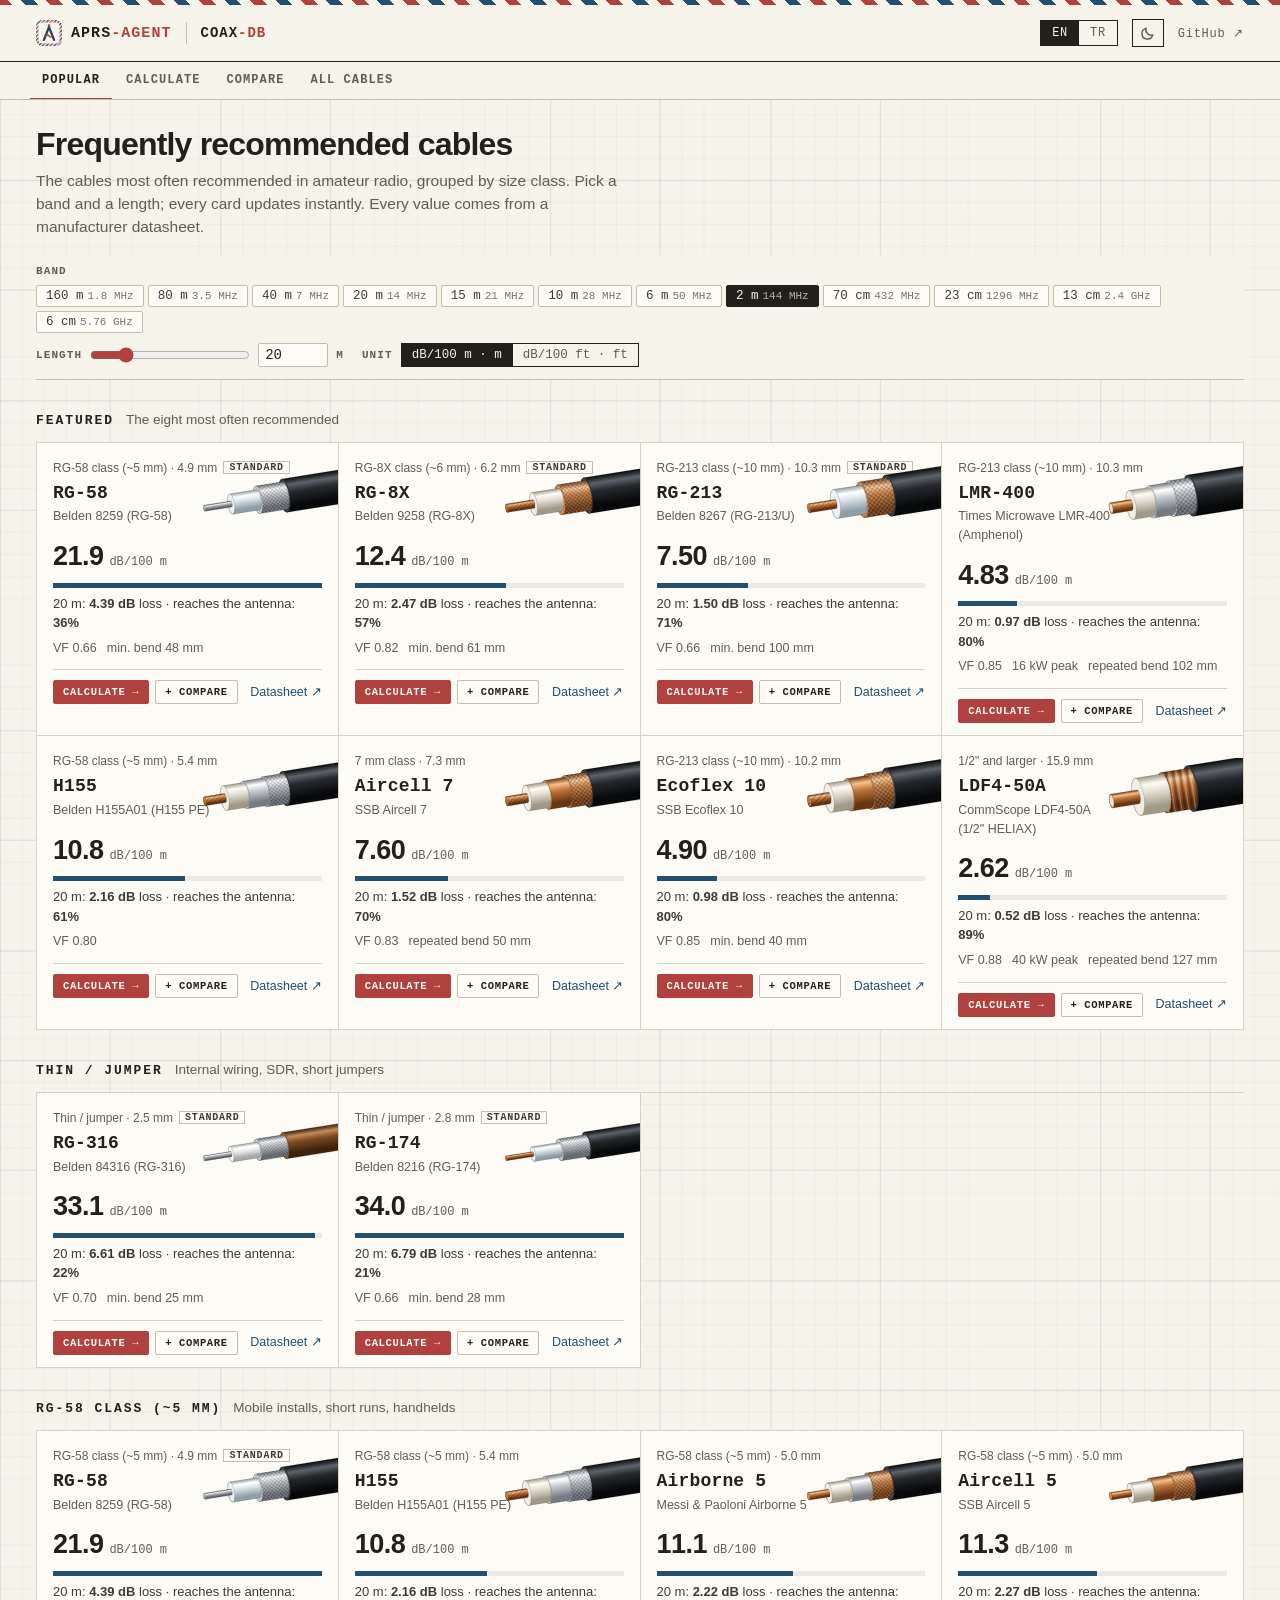
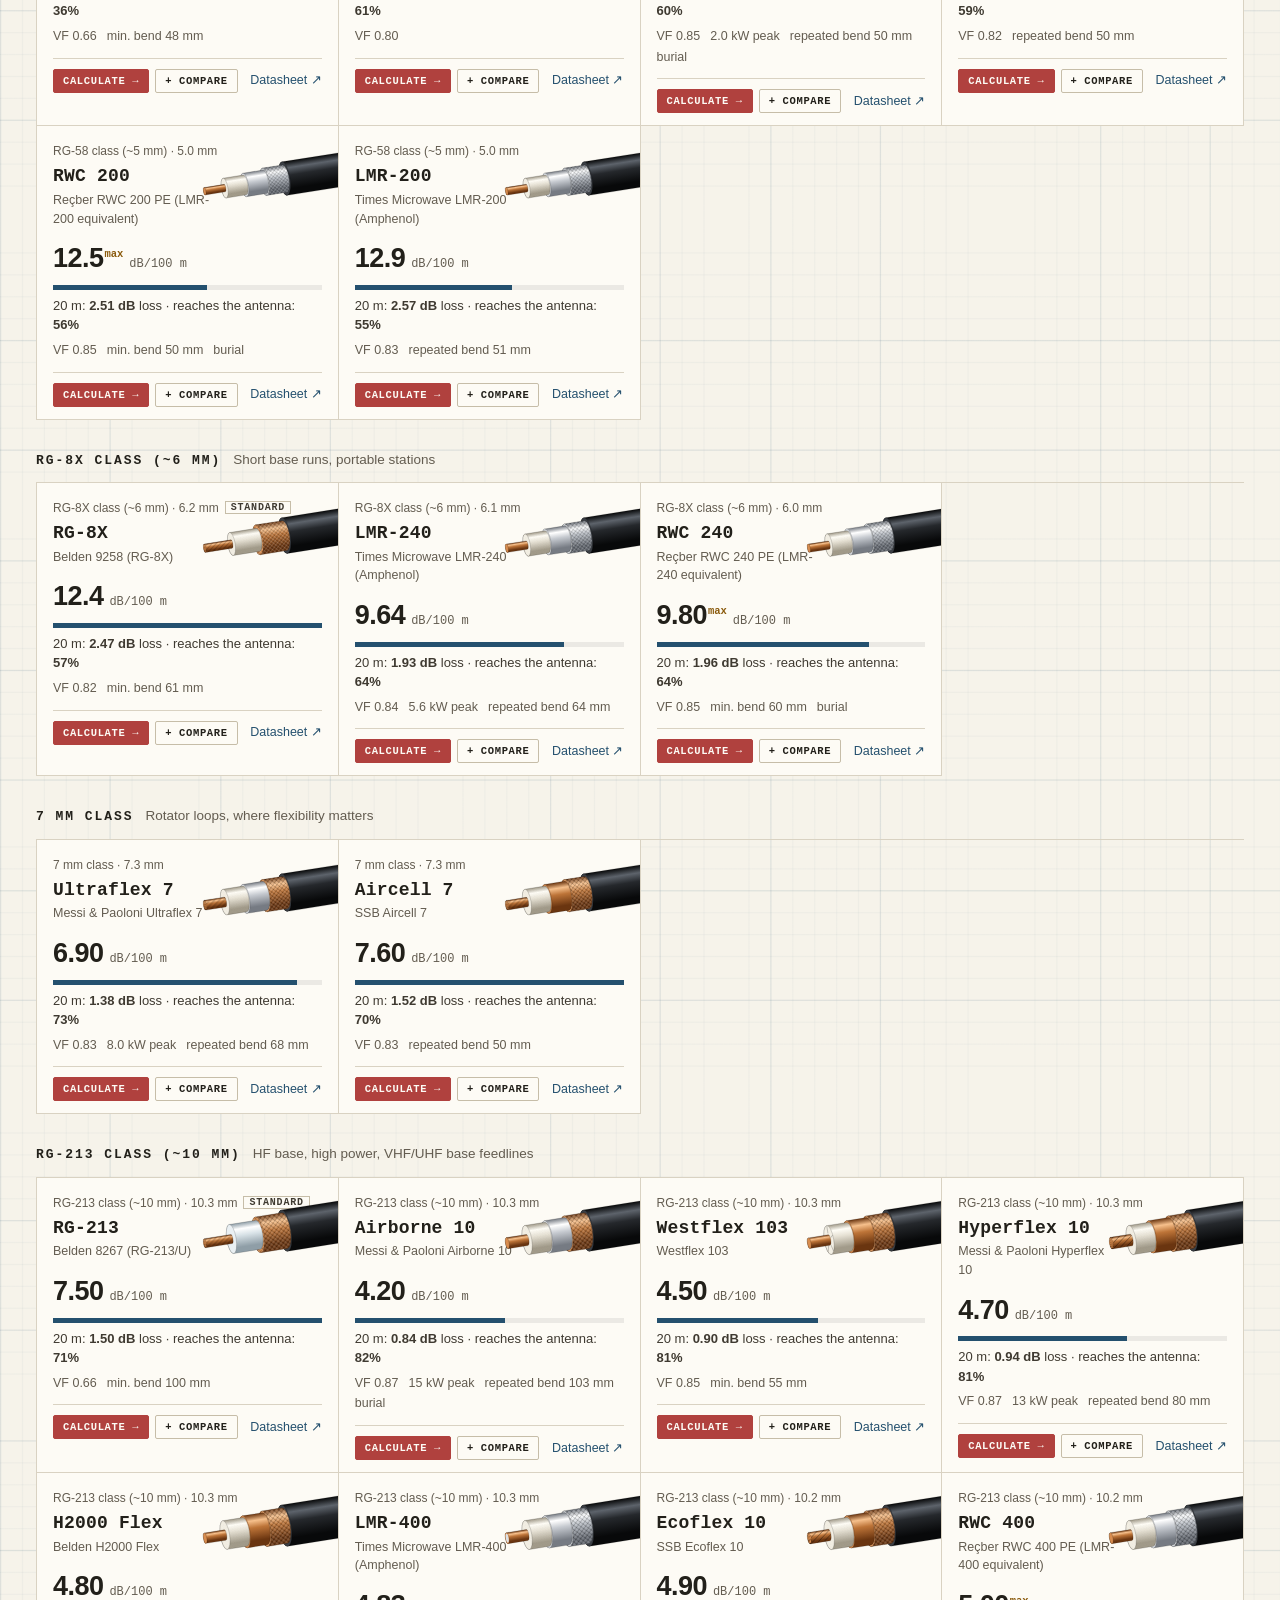
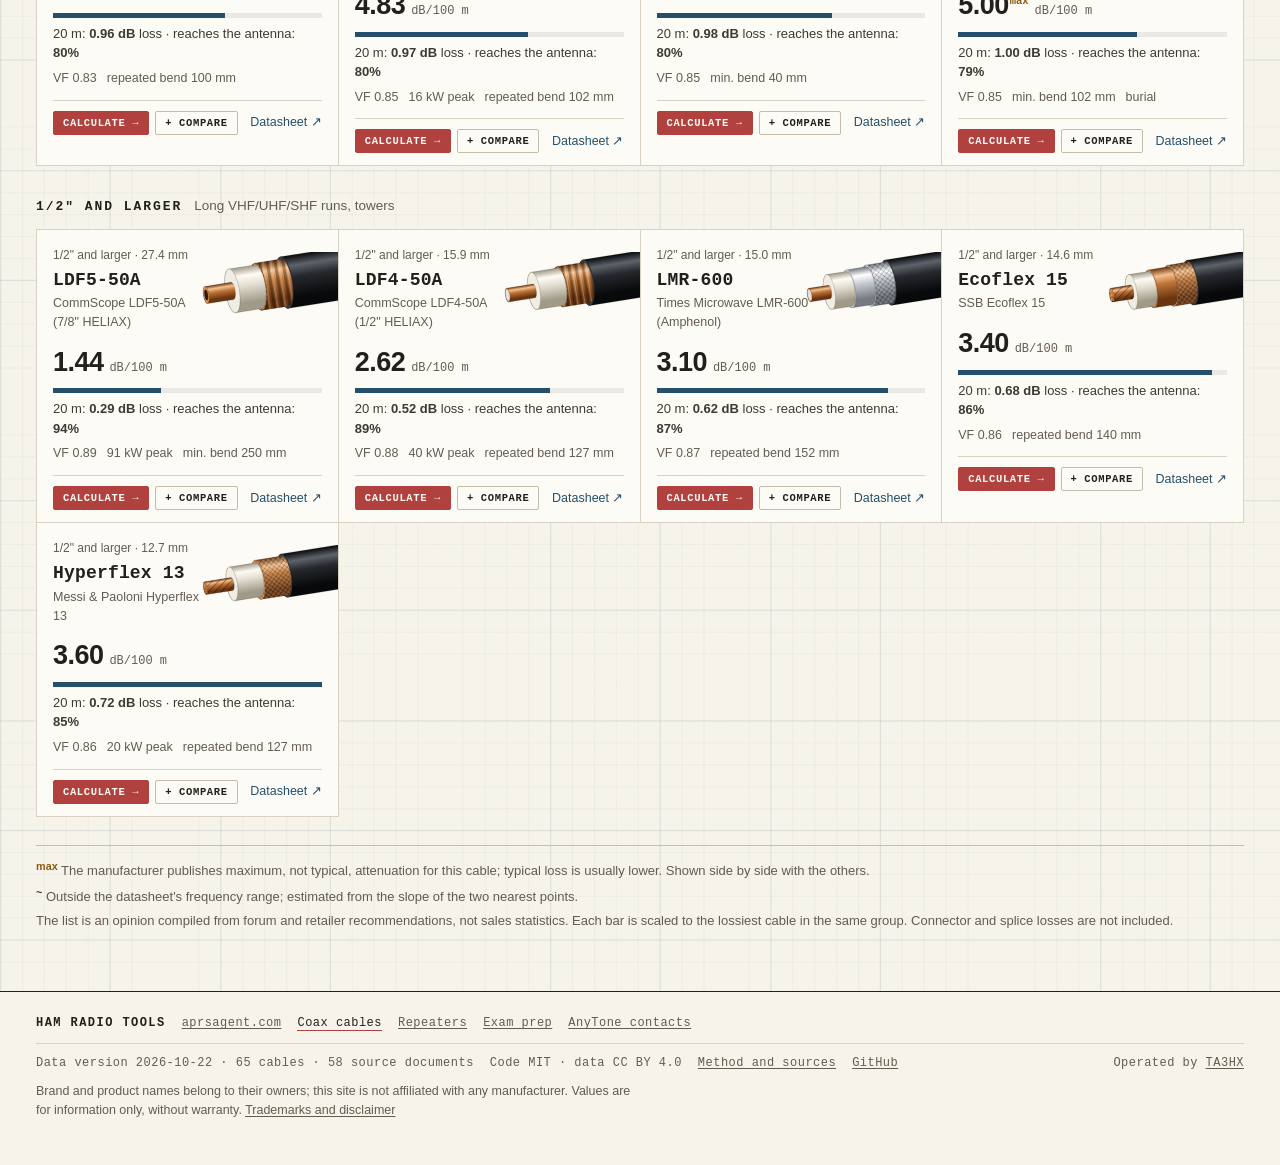
<file: site/index.html>
<!DOCTYPE html>
<html lang="tr">
<head>
<meta charset="UTF-8">
<meta name="viewport" content="width=device-width, initial-scale=1.0, viewport-fit=cover">
<title>Koaksiyel Kablo Veritabanı · TA3HX</title>
<meta name="description" content="Amatör telsiz için kaynaklı koaksiyel kablo zayıflama veritabanı ve hesaplayıcı / Referenced coax cable attenuation database and calculator for amateur radio">
<meta name="theme-color" content="#f6f3ea">
<link rel="icon" href="assets/icon.svg" type="image/svg+xml">
<link rel="manifest" href="manifest.json">
<link rel="apple-touch-icon" href="assets/apple-touch-icon.png">
<meta name="apple-mobile-web-app-capable" content="yes">
<meta name="apple-mobile-web-app-title" content="Koaks Kablo">
<script>
  // Tema ve dil ilk çizimden önce. Tema (aile standardı 1.3): varsayılan her zaman açık,
  // işletim sisteminin tercihine bakılmaz; koyu yalnızca ziyaretçi düğmeyle seçtiyse.
  (function () {
    var t = null, l = null;
    try { t = localStorage.getItem("theme"); l = localStorage.getItem("lang"); } catch (e) {}
    t = t === "dark" ? "dark" : "light";
    if (!l) l = /^tr\b/i.test(navigator.language || "") ? "tr" : "en";
    document.documentElement.dataset.theme = t;
    document.documentElement.lang = l;
    if (t === "dark") { var m = document.querySelector('meta[name="theme-color"]'); if (m) m.content = "#1b1a16"; }
  })();
</script>
<link rel="stylesheet" href="css/app.css">
<script type="module" src="js/app.js"></script>
</head>
<body>
<a class="skip" href="#view" data-i="skip">İçeriğe geç</a>
<header class="fam-bar">
  <div class="fam-row">
    <a class="fam-mark" href="assets/aprsagent-mark.svg" data-fam-logo title="APRS-Agent logo — büyük görünüm · large view" aria-label="APRS-Agent logo — büyük görünüm · large view"><img src="assets/aprsagent-mark.svg" alt="" width="26" height="26"></a>
    <a class="fam-home" href="https://aprsagent.com/#tools" data-i-title="fam_home_title" title="aprsagent.com — Telsizci araçları"><span class="t">APRS<span>-Agent</span></span></a>
    <span class="fam-sep" aria-hidden="true"></span>
    <a class="fam-site" href="#/popular" data-i-title="app_title" title="Koaksiyel Kablo Veritabanı">COAX<span>-DB</span></a>
    <span class="sp"></span>
    <div class="lang" role="group" aria-label="Dil / Language">
      <button type="button" data-lang="en" aria-pressed="false">EN</button>
      <button type="button" data-lang="tr" aria-pressed="true">TR</button>
    </div>
    <button class="thm" id="btn-theme" type="button" data-i-title="theme_toggle" title="Açık / koyu tema" aria-label="Açık / koyu tema · Light / dark theme"><svg class="i-moon" viewBox="0 0 16 16" fill="none" stroke="currentColor" stroke-width="1.5" aria-hidden="true"><path d="M13.5 9.6A5.8 5.8 0 0 1 6.4 2.5a5.8 5.8 0 1 0 7.1 7.1z"/></svg><svg class="i-sun" viewBox="0 0 16 16" fill="none" stroke="currentColor" stroke-width="1.5" aria-hidden="true"><circle cx="8" cy="8" r="3"/><path d="M8 .8v2M8 13.2v2M.8 8h2M13.2 8h2M2.9 2.9l1.4 1.4M11.7 11.7l1.4 1.4M2.9 13.1l1.4-1.4M11.7 4.3l1.4-1.4"/></svg></button>
    <a class="ghl" href="https://github.com/TA3HRJ/coax-cable-database" rel="noopener">GitHub ↗</a>
  </div>
</header>
<dialog class="fam-logo" id="fam-logo" aria-label="APRS-Agent logo">
  <img src="assets/aprsagent-mark.svg" alt="APRS-Agent logo">
  <p>APRS<span>-Agent</span></p>
  <a href="https://aprsagent.com/">aprsagent.com →</a>
</dialog>
<nav class="tab-bar" role="tablist" aria-label="Sayfalar">
  <a class="tab-btn" role="tab" href="#/popular" data-route="popular" data-i="tab_popular">Popüler</a>
  <a class="tab-btn" role="tab" href="#/calc" data-route="calc" data-i="tab_calc">Hesapla</a>
  <a class="tab-btn" role="tab" href="#/compare" data-route="compare"><span data-i="tab_compare">Karşılaştır</span> <span class="badge" id="cmp-count" hidden></span></a>
  <a class="tab-btn" role="tab" href="#/all" data-route="all" data-i="tab_all">Tümü</a>
</nav>
<main id="view" tabindex="-1">
  <p class="loading" data-i="loading">Veri yükleniyor…</p>
  <noscript><p class="empty">Bu site JavaScript gerektirir. / This site requires JavaScript.</p></noscript>
</main>
<footer class="fam-foot" id="foot"></footer>
<script>(function(){var d=document.getElementById("fam-logo");
if(!d||typeof d.showModal!=="function")return;
document.querySelectorAll("[data-fam-logo]").forEach(function(a){a.addEventListener("click",function(e){
e.preventDefault();d.showModal();});});
d.addEventListener("click",function(e){if(!e.target.closest("a"))d.close();});})();</script>
</body>
</html>
</file>
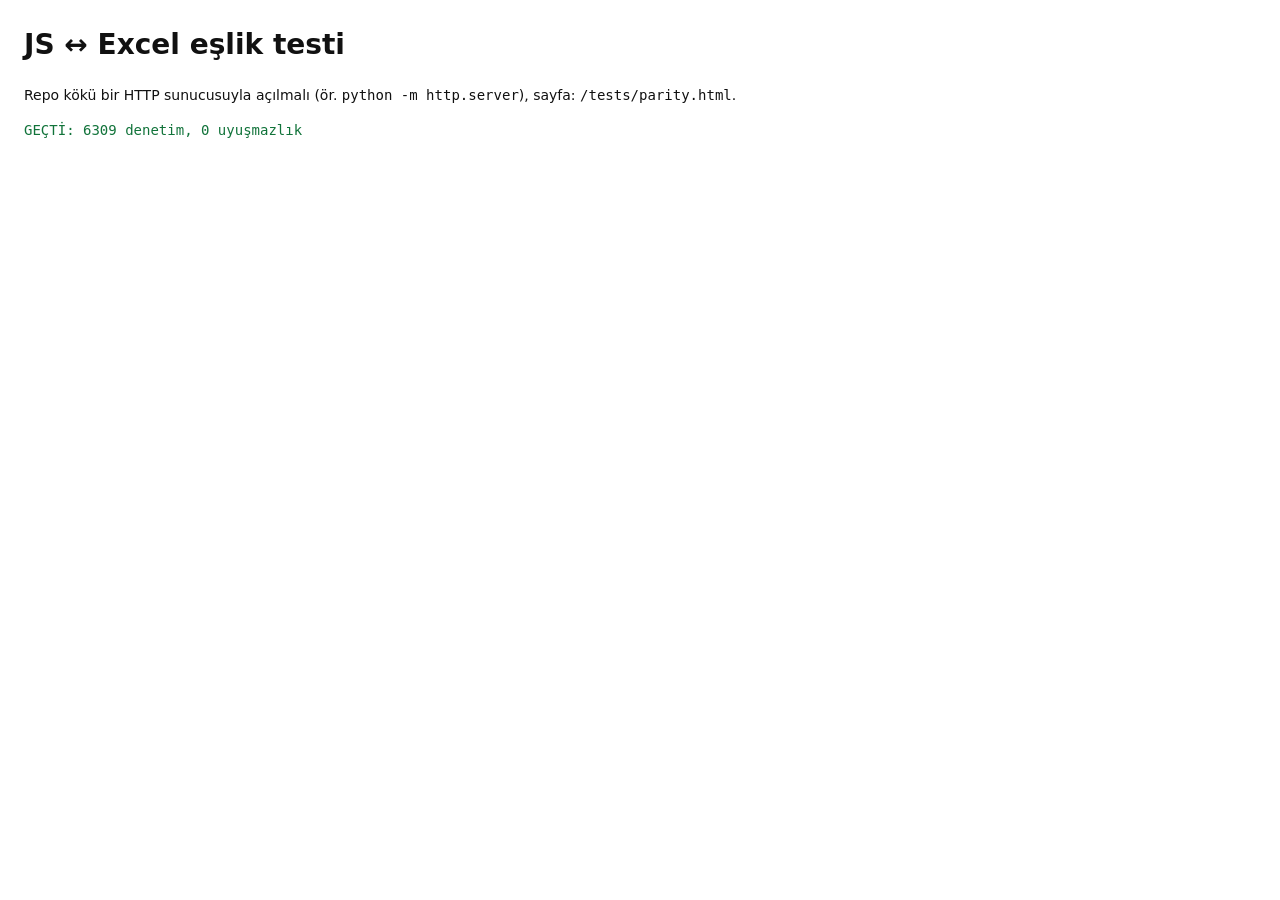
<file: tests/parity.html>
<!doctype html>
<html lang="tr">
<head>
<meta charset="utf-8">
<meta name="viewport" content="width=device-width, initial-scale=1">
<title>Eşlik testi</title>
<style>
  body { font: 14px/1.5 system-ui, sans-serif; margin: 24px; background: #fff; color: #111; }
  pre { white-space: pre-wrap; }
  .ok { color: #11733a; } .fail { color: #b3261e; }
</style>
</head>
<body>
<h1>JS ↔ Excel eşlik testi</h1>
<p>Repo kökü bir HTTP sunucusuyla açılmalı (ör. <code>python -m http.server</code>), sayfa: <code>/tests/parity.html</code>.</p>
<pre id="out">çalışıyor…</pre>
<script type="module">
  import * as coax from "../site/js/coax.js";
  import { runParity } from "./parity.cases.mjs";
  const out = document.getElementById("out");
  try {
    const [db, hamCsv, fixture] = await Promise.all([
      fetch("../site/data/cables.min.json").then((r) => r.json()),
      fetch("../export/csv/ham_bands.csv").then((r) => r.text()),
      fetch("./fixtures/excel_calculator.json").then((r) => r.json()),
    ]);
    const { checks, failures } = runParity({ db, hamCsv, fixture, coax });
    out.className = failures.length ? "fail" : "ok";
    out.textContent = `${failures.length ? "BAŞARISIZ" : "GEÇTİ"}: ${checks} denetim, ${failures.length} uyuşmazlık\n` +
      failures.slice(0, 50).join("\n");
    window.parityResult = { checks, failures: failures.length };
  } catch (e) {
    out.className = "fail";
    out.textContent = "HATA: " + e;
    window.parityResult = { error: String(e) };
  }
</script>
</body>
</html>
</file>
<file: site/css/app.css>
/* Koaksiyel Kablo Veritabanı - TA3HX
   Görsel dil: aprsagent.com site ailesi (C:\Claude Projects\_shared\aprsagent-site-standardi\).
   Sıcak kâğıt üzerine teknik mürekkep, Maidenhead ızgarası, üstte airmail şeridi, mono büyük harf başlıklar,
   2px köşe, ortak kenarlı tablolar. Açık tema esas; koyu tema ailenin koyu değerleriyle. */

*{margin:0;padding:0;box-sizing:border-box}
[hidden]{display:none!important}

:root,html[data-theme="light"]{
  --bg:#f6f3ea;--bg2:#efebdf;--view:#fdfbf5;--card:#fdfbf5;--card-hover:#efebdf;
  --fg:#22201a;--fg2:#3f3a31;--dim:#635c50;
  --border:#d9d2c2;--border2:#c6bda8;--ink-line:#22201a;
  --accent:#b0413e;--accent-fg:#fdfbf5;--accent2:#24506e;--link:#24506e;
  --accent-soft:rgba(36,80,110,.08);--track:rgba(34,32,26,.08);
  --warn:#8a5a0c;--warn-soft:rgba(181,122,24,.13);
  --grid-a:rgba(36,80,110,.085);--grid-b:rgba(36,80,110,.038);
  --shadow:none;--r:2px;--art-edge:rgba(0,0,0,.28);
  --sans:-apple-system,BlinkMacSystemFont,"Segoe UI",Roboto,Arial,sans-serif;
  --mono:ui-monospace,SFMono-Regular,Menlo,Consolas,monospace;
}
html[data-theme="dark"]{
  --bg:#1b1a16;--bg2:#24221d;--view:#211f1a;--card:#211f1a;--card-hover:#2a2822;
  --fg:#ece6d8;--fg2:#d2cbbb;--dim:#b3aa98;
  --border:#3a362e;--border2:#4a453b;--ink-line:#8a826f;
  --accent:#d0605c;--accent-fg:#1b1a16;--accent2:#7eaacb;--link:#8fb6d4;
  --accent-soft:rgba(126,170,203,.12);--track:rgba(236,230,216,.12);
  --warn:#d39a3a;--warn-soft:rgba(211,154,58,.14);
  --grid-a:rgba(126,170,203,.07);--grid-b:rgba(126,170,203,.03);
  --art-edge:rgba(255,255,255,.22);
}

/* Grafik kategorik paleti: ailenin renk aileleri (lacivert, kırmızı, camgöbeği, bakır, mor, yeşil, gül, zeytin),
   dataviz doğrulayıcısıyla ölçüldü (2026-10-10): açıklık bandı, doygunluk, renk körlüğünde komşu ayrımı ≥ 9,8,
   kâğıt ve koyu zeminde ≥ 3:1. Sıra sabittir. */
:root,html[data-theme="light"]{--series-1:#1c67a4;--series-2:#b94642;--series-3:#0099a6;--series-4:#c38323;--series-5:#754d9e;--series-6:#36884d;--series-7:#cc6490;--series-8:#85861f;--grid:rgba(34,32,26,.10);--grid2:rgba(34,32,26,.045)}
html[data-theme="dark"]{--series-1:#448bcb;--series-2:#d15c56;--series-3:#13a5b2;--series-4:#c48525;--series-5:#926abe;--series-6:#318c4c;--series-7:#d76797;--series-8:#969841;--grid:rgba(236,230,216,.12);--grid2:rgba(236,230,216,.05)}

html{-webkit-text-size-adjust:100%;text-size-adjust:100%;background:var(--bg)}
/* Maidenhead ızgarası: ince kareler, her beşte bir kalın çizgi */
body{font:15px/1.5 var(--sans);color:var(--fg);min-height:100vh;display:flex;flex-direction:column;
  padding-top:calc(5px + env(safe-area-inset-top));padding-bottom:env(safe-area-inset-bottom);
  background:
   repeating-linear-gradient(0deg,var(--grid-a) 0 1px,transparent 1px 110px),
   repeating-linear-gradient(90deg,var(--grid-a) 0 1px,transparent 1px 110px),
   repeating-linear-gradient(0deg,var(--grid-b) 0 1px,transparent 1px 22px),
   repeating-linear-gradient(90deg,var(--grid-b) 0 1px,transparent 1px 22px),
   var(--bg)}
/* en üstte ince airmail şeridi */
body::before{content:"";position:fixed;left:0;right:0;top:0;height:5px;z-index:99;
  background:repeating-linear-gradient(45deg,#b0413e 0 9px,#f6f3ea 9px 18px,#24506e 18px 27px,#f6f3ea 27px 36px)}
a{color:var(--link);text-decoration:none}
a:hover{text-decoration:underline}
button{font:inherit;color:inherit}
:focus-visible{outline:2px solid var(--accent2);outline-offset:2px;border-radius:var(--r)}
.skip{position:absolute;left:-9999px;top:10px;z-index:120;background:var(--fg);color:var(--bg);padding:6px 12px;font:600 12px var(--mono)}
.skip:focus{left:8px}
.num{font-variant-numeric:tabular-nums}
.mono{font-family:var(--mono)}

/* ---------- başlık çubuğu: aprsagent.com'a geri bağlantı + site adı */
.fam-bar{background:var(--bg);border-bottom:1px solid var(--ink-line)}
.fam-bar .fam-row{display:flex;align-items:center;gap:14px;min-height:56px;max-width:1240px;margin:0 auto;padding:0 16px}
.fam-home{display:inline-flex;align-items:center;text-decoration:none;color:var(--fg);
  font:600 15px var(--mono);letter-spacing:.07em;text-transform:uppercase;white-space:nowrap}
.fam-home .t span{color:var(--accent)}
.fam-home:hover{color:var(--fg);text-decoration:none}

/* İşaret ve yazı (1.6): ana sayfadaki .brand'ın aynısı. İşaret büyük görünüm açar; APRS-Agent yazısı eve gider.
   Dar ekranda yazı gizlenir, eve dönüş büyük görünümdeki bağlantıdan ve alt bilgiden. */
.fam-mark{display:block;flex:none;line-height:0;margin-right:-5px;border-radius:6px;cursor:zoom-in}
.fam-mark img{width:26px;height:26px;display:block;transition:transform .15s ease}
.fam-mark:hover img{transform:scale(1.08)}
.fam-mark:focus-visible{outline:2px solid var(--accent2);outline-offset:3px}
.fam-logo{border:0;padding:0;margin:auto;background:transparent;max-width:none;max-height:none;
  overflow:visible;cursor:zoom-out;color:#f6f3ea;text-align:center}
.fam-logo::backdrop{background:rgba(23,20,15,.8);backdrop-filter:blur(4px);-webkit-backdrop-filter:blur(4px)}
.fam-logo img{display:block;width:min(72vmin,420px);height:auto;filter:drop-shadow(0 22px 48px rgba(0,0,0,.5))}
.fam-logo p{margin:18px 0 0;font:600 15px var(--mono);letter-spacing:.12em;text-transform:uppercase}
.fam-logo p span{color:#e2645f}
.fam-logo a{display:inline-block;margin-top:10px;padding:4px 8px;font:12px var(--mono);letter-spacing:.08em;
  text-transform:uppercase;color:#f6f3ea;opacity:.8;text-decoration:none;cursor:pointer}
.fam-logo a:hover{opacity:1;text-decoration:underline}
.fam-logo[open]{animation:fam-lv .18s ease-out}
@keyframes fam-lv{from{opacity:0;transform:scale(.94)}}
@media (prefers-reduced-motion:reduce){.fam-logo[open]{animation:none}.fam-mark img{transition:none}}
@media (max-width:600px){.fam-home{display:none}.fam-mark{margin-right:0}}
.fam-sep{width:1px;height:22px;background:var(--border2);flex:none}
.fam-site{font:700 14px var(--mono);letter-spacing:.07em;text-transform:uppercase;color:var(--fg);white-space:nowrap}
.fam-site span{color:var(--accent)}
.fam-site:hover{text-decoration:none;color:var(--fg)}
.fam-bar .sp{flex:1}
.lang{display:flex;border:1px solid var(--ink-line);overflow:hidden}
.lang button{border:0;background:transparent;color:var(--dim);font:12px var(--mono);padding:5px 11px;cursor:pointer;letter-spacing:.06em}
.lang button[aria-pressed="true"]{background:var(--fg);color:var(--bg)}
.hdr-btn{background:transparent;border:1px solid var(--ink-line);color:var(--dim);padding:4px 9px;cursor:pointer;font:13px var(--mono);line-height:1.2}
.hdr-btn:hover{color:var(--fg);background:var(--bg2)}
/* tema düğmesi: aile standardı 1.3 .thm, aprsagent.com sitelerinin hepsinde aynı
   (ailenin --fg2 rengi burada --dim, kenar mürekkebi --ink-line) */
.thm{display:inline-flex;align-items:center;justify-content:center;width:32px;height:28px;padding:0;
  border:1px solid var(--ink-line);background:transparent;color:var(--dim);cursor:pointer;flex:none}
.thm:hover{color:var(--fg);background:var(--bg2)}
.thm svg{width:15px;height:15px;display:block}
html[data-theme="dark"] .thm .i-moon,html:not([data-theme="dark"]) .thm .i-sun{display:none}
.ghl{color:var(--dim);font:12px var(--mono);letter-spacing:.06em;white-space:nowrap}
.ghl:hover{color:var(--fg);text-decoration:none}

/* ---------- sekmeler */
.tab-bar{display:flex;gap:2px;padding:0 max(10px,calc((100% - 1240px) / 2 + 10px));background:var(--bg);border-bottom:1px solid var(--border2);
  overflow-x:auto;scrollbar-width:none;position:sticky;top:5px;z-index:5}
.tab-bar::-webkit-scrollbar{display:none}
.tab-btn{padding:11px 12px;border-bottom:2px solid transparent;margin-bottom:-1px;color:var(--dim);font:600 12px var(--mono);
  letter-spacing:.09em;text-transform:uppercase;white-space:nowrap;display:flex;align-items:center;gap:6px}
.tab-btn:hover{color:var(--fg);text-decoration:none}
.tab-btn.active{color:var(--fg);border-bottom-color:var(--accent)}
.badge{background:var(--accent);color:var(--accent-fg);font:700 10.5px var(--mono);padding:0 5px;line-height:16px;letter-spacing:0}

main{flex:1;width:100%;max-width:1240px;margin:0 auto;padding:26px 16px 36px}
main:focus{outline:none}
.loading,.empty{color:var(--dim);padding:40px 0;text-align:center}

/* ---------- sayfa başlığı ve denetimler */
.page-head{margin-bottom:16px}
.page-head h1{font-size:clamp(24px,3.2vw,32px);font-weight:700;letter-spacing:-.025em;line-height:1.15}
.page-head p{color:var(--dim);margin-top:6px;max-width:70ch;font-size:15.5px}

.controls{position:static;z-index:4;background:color-mix(in srgb,var(--bg) 94%,transparent);backdrop-filter:blur(6px);
  padding:10px 0 12px;margin-bottom:6px;border-bottom:1px solid var(--border2);display:flex;flex-wrap:wrap;gap:10px 18px;align-items:center}
.ctl-group{display:flex;align-items:center;gap:8px;flex-wrap:wrap}
.ctl-label{color:var(--dim);font:600 11px var(--mono);letter-spacing:.1em;text-transform:uppercase}
.chips{display:flex;flex-wrap:wrap;gap:4px}
.chip{border:1px solid var(--border2);background:var(--card);color:var(--fg2);border-radius:var(--r);padding:3px 9px;font:12.5px var(--mono);cursor:pointer;white-space:nowrap}
.chip:hover{border-color:var(--ink-line)}
.chip[aria-pressed="true"]{background:var(--fg);border-color:var(--fg);color:var(--bg)}
.chip small{opacity:.7;margin-left:4px;font-size:11px}
.seg{display:inline-flex;border:1px solid var(--ink-line);overflow:hidden}
.seg button{background:transparent;border:0;padding:4px 10px;font:12.5px var(--mono);cursor:pointer;color:var(--dim)}
.seg button+button{border-left:1px solid var(--ink-line)}
.seg button[aria-pressed="true"]{background:var(--fg);color:var(--bg)}
.len{display:flex;align-items:center;gap:8px}
.len input[type=range]{width:160px;accent-color:var(--accent)}
.len input[type=number]{width:70px;padding:3px 6px;border:1px solid var(--border2);border-radius:var(--r);background:var(--card);color:var(--fg);font:14px var(--mono)}

/* ---------- bölümler ve kartlar (ortak kenarlı tablo) */
.section{margin-top:30px}
.section-head{display:flex;align-items:baseline;gap:12px;flex-wrap:wrap;margin-bottom:12px}
.section-head h2{font:700 13px var(--mono);letter-spacing:.15em;text-transform:uppercase}
.section-head p{color:var(--dim);font-size:13.5px}
.grid{display:grid;grid-template-columns:repeat(auto-fill,minmax(250px,1fr));gap:0;border-top:1px solid var(--border);border-left:1px solid var(--border)}

.card{background:var(--card);border-right:1px solid var(--border);border-bottom:1px solid var(--border);padding:16px 16px 12px;
  display:flex;flex-direction:column;gap:6px;position:relative;overflow:hidden}
.card:hover{background:color-mix(in srgb,var(--card) 70%,var(--bg2))}
/* kablo kesiti: sağ üstte, kartın sağ kenarından taşar; başlık ve alt satır ona yer bırakır */
.c-art{position:absolute;top:22px;right:0;width:min(150px,46%);pointer-events:none}
.c-art svg{display:block;width:100%;height:auto}
.card .c-title,.card .c-sub{max-width:calc(100% - min(132px,40%))}
.c-class{font-size:12px;color:var(--dim);display:flex;gap:6px;align-items:center}
.tag{font:600 10px var(--mono);letter-spacing:.08em;text-transform:uppercase;border:1px solid var(--border2);padding:0 5px;color:var(--fg2)}
.c-title{font:700 18px var(--mono);line-height:1.15;letter-spacing:.01em;color:var(--fg)}
.c-title:hover{color:var(--accent);text-decoration:none}
.c-sub{font-size:12.5px;color:var(--dim);margin-top:-2px}
.c-value{display:flex;align-items:baseline;gap:6px;margin-top:4px}
.c-value .v{font-size:27px;font-weight:700;font-variant-numeric:tabular-nums;letter-spacing:-.02em}
.c-value .u{font:12px var(--mono);color:var(--dim)}
.c-value.na .v{font-size:15px;font-weight:400;color:var(--dim)}
sup.ind{font:600 10.5px var(--mono);color:var(--warn);margin-left:1px;cursor:help;letter-spacing:0}
sup.ind.est{color:var(--fg2);font-size:13px;font-weight:700}
.bar{height:5px;background:var(--track);overflow:hidden}
.bar>span{display:block;height:100%;background:var(--accent2)}
.c-line{font-size:13px;color:var(--fg2)}
.c-line b{font-variant-numeric:tabular-nums}
.c-meta{font-size:12.5px;color:var(--dim);display:flex;flex-wrap:wrap;gap:2px 10px}
.c-actions{display:flex;gap:6px;align-items:center;margin-top:6px;padding-top:10px;border-top:1px solid var(--border)}
.btn{border:1px solid var(--border2);background:transparent;border-radius:var(--r);padding:5px 9px;font:600 10.5px var(--mono);
  letter-spacing:.06em;text-transform:uppercase;cursor:pointer;color:var(--fg);white-space:nowrap}
.btn:hover{border-color:var(--ink-line);background:var(--bg2);text-decoration:none}
.btn.primary{background:var(--accent);border-color:var(--accent);color:var(--accent-fg)}
.btn.primary:hover{filter:brightness(1.07);background:var(--accent)}
.btn[aria-pressed="true"]{background:var(--fg);border-color:var(--fg);color:var(--bg)}
.c-actions .src{margin-left:auto;font-size:12.5px;white-space:nowrap}

/* ---------- dipnot ve alt bilgi */
.notes{margin-top:28px;padding-top:12px;border-top:1px solid var(--border2);color:var(--dim);font-size:13px;display:grid;gap:4px}
.notes sup{color:var(--warn);font-weight:600}
.notes sup.est{color:var(--fg2);font-weight:700}
.soon{background:var(--card);border:1px dashed var(--border2);padding:28px;text-align:center;color:var(--fg2)}
.soon p+p{margin-top:8px;color:var(--dim);font-size:13px}
sup.tm{font-size:.55em;font-weight:400;margin-left:1px;line-height:0}
.tm-list{columns:2;column-gap:24px}
@media (max-width:600px){.tm-list{columns:1}}

.fam-foot{border-top:1px solid var(--ink-line);padding:24px 0 42px;color:var(--dim);font:12px var(--mono);letter-spacing:.04em;margin-top:24px;background:var(--bg)}
.fam-foot .wrap{max-width:1240px;margin:0 auto;padding:0 16px}
.fam-foot a{color:var(--dim);text-decoration:underline;text-underline-offset:2px}
.fam-foot a:hover{color:var(--accent)}
.fam-tools{display:flex;flex-wrap:wrap;gap:6px 16px;align-items:center;padding-bottom:12px;margin-bottom:12px;border-bottom:1px solid var(--border)}
.fam-tools b{color:var(--fg);font-weight:700;text-transform:uppercase;letter-spacing:.12em}
.fam-tools a[aria-current="page"]{color:var(--fg);text-decoration:none;border-bottom:1px solid var(--accent)}
.fam-line{display:flex;flex-wrap:wrap;gap:6px 16px;align-items:center}
.fam-line .sp{flex:1}
.fam-legal{margin:12px 0 0;font:12.5px/1.5 var(--sans);letter-spacing:0;max-width:86ch}

/* ---------- paneller ve hesaplayıcı */
.panel{background:var(--card);border:1px solid var(--border);border-radius:var(--r);padding:18px}
.calc{display:grid;grid-template-columns:minmax(280px,360px) 1fr;gap:16px;align-items:start}
.calc-form{display:flex;flex-direction:column;gap:12px;position:sticky;top:56px}
.field{display:flex;flex-direction:column;gap:5px}
.field label{font:600 11px var(--mono);letter-spacing:.1em;text-transform:uppercase;color:var(--dim)}
.field select,.field input[type=number]{width:100%;padding:7px 9px;border:1px solid var(--border2);border-radius:var(--r);background:var(--view);color:var(--fg);font:inherit;font-size:15px}
.field select:focus,.field input:focus{border-color:var(--accent2);outline:none}
.row{display:flex;gap:8px;align-items:center}
.row input[type=number]{flex:1;min-width:0}
.row input[type=range]{flex:1.4;accent-color:var(--accent)}
.unit{color:var(--dim);font:13px var(--mono);min-width:28px}
.calc-out{display:flex;flex-direction:column;gap:16px;min-width:0}
.hero-k{font:600 11px var(--mono);letter-spacing:.1em;text-transform:uppercase;color:var(--dim)}
.hero-v{font-size:36px;font-weight:700;letter-spacing:-.02em;line-height:1.15}
.hero-v small{font-size:17px;font-weight:600;color:var(--fg2)}
.hero-s{font-size:13.5px;color:var(--fg2);margin-top:2px}
.bar.big{height:8px;margin:12px 0 4px}
.kv{display:grid;grid-template-columns:1fr auto;gap:0;margin-top:10px}
.kv dt,.kv dd{padding:7px 0;border-bottom:1px solid var(--border);font-size:14px}
.kv dt{color:var(--fg2)}
.kv dd{text-align:right;padding-left:12px}
.alerts{display:flex;flex-direction:column;gap:6px;margin-top:8px}
.alert{font-size:13px;padding:8px 11px;border-left:3px solid;background:var(--card)}
.alert.warn{background:var(--warn-soft);border-color:var(--warn)}
.alert.info{background:var(--accent-soft);border-color:var(--accent2)}
.result-foot{margin-top:10px;font-size:12.5px;color:var(--dim)}
.alts h2{font:700 13px var(--mono);letter-spacing:.14em;text-transform:uppercase}
.muted{color:var(--dim);font-size:13px;margin-top:2px}
.alt-list{list-style:none;margin-top:8px;display:flex;flex-direction:column;gap:0}
.alt-list button{width:100%;display:grid;grid-template-columns:1fr 90px 80px;gap:8px;padding:7px 8px;border:0;border-bottom:1px solid var(--border);background:transparent;cursor:pointer;text-align:left;font-size:14px;color:var(--fg)}
.alt-list button:hover{background:var(--card-hover)}
.alt-list .num{text-align:right;color:var(--fg2)}
.alt-list li.me button{background:var(--accent-soft);font-weight:600}
.calc-note{margin-top:16px;color:var(--dim);font-size:12.5px;max-width:90ch}
@media (max-width:820px){.calc{grid-template-columns:1fr}.calc-form{position:static}}

/* ---------- grafik */
.chart{position:relative;margin-top:6px}
.chart .plot{position:relative}
.chart .plot>svg{width:100%;height:auto;display:block;touch-action:pan-y}
.chart .g-major{stroke:var(--grid);stroke-width:1}
.chart .g-minor{stroke:var(--grid2);stroke-width:1}
.chart .ax{fill:var(--dim);font:11px var(--mono);font-variant-numeric:tabular-nums}
.chart .ax-t{fill:var(--dim);font:11px var(--mono)}
.chart .s-line{fill:none;stroke-width:2;stroke-linejoin:round;stroke-linecap:round}
.chart .s-mark{stroke:var(--card);stroke-width:2}
.chart .s-label{fill:var(--fg2);font:12px var(--mono)}
.chart .cross{stroke:var(--dim);stroke-width:1;stroke-dasharray:3 3}
/* Karşılaştır: seçili frekans işareti ve sonuç kutusu */
.chart .pin-line{stroke:var(--fg);stroke-width:1.5}
.chart .pin-dot{stroke:var(--card);stroke-width:2}
.pin-box{position:absolute;background:var(--view);border:1px solid var(--ink-line);border-left-width:3px;padding:8px 10px;font-size:12.5px;
  min-width:190px;max-width:62%;z-index:2}
.pin-box b{font-weight:600}
.pin-box>b{display:block;margin-bottom:4px;font:700 11px var(--mono);letter-spacing:.06em}
.pin-box div{display:flex;align-items:center;gap:6px;white-space:nowrap}
.pin-box i{width:10px;height:10px;display:inline-block;flex:none}
.pin-box span{margin-left:auto;padding-left:10px;font-variant-numeric:tabular-nums}
.pin-more{margin-top:6px;padding:0;border:0;background:none;color:var(--link);font:600 11px var(--mono);letter-spacing:.04em;cursor:pointer}
.pin-more:hover{text-decoration:underline}
@media (prefers-reduced-motion:no-preference){.pin-box{animation:pin-in .35s ease-out}}
@keyframes pin-in{from{box-shadow:0 0 0 3px color-mix(in srgb,var(--accent2) 25%,transparent)}}
/* dar ekranda kutu grafiğin altına iner, eğrileri kapatmaz */
@media (max-width:640px){.pin-box{position:static;max-width:none;margin-top:8px}}
.legend{display:flex;flex-wrap:wrap;gap:4px 14px;margin-top:8px;font-size:13px;color:var(--fg2)}
.legend span{display:inline-flex;align-items:center;gap:6px}
.tip{position:absolute;pointer-events:none;background:var(--view);border:1px solid var(--ink-line);padding:7px 9px;font-size:12.5px;min-width:170px;z-index:3}
.tip b{display:block;margin-bottom:3px;font:700 11px var(--mono)}
.tip div{display:flex;align-items:center;gap:6px}
.tip i,.dot,.sel-chip i{width:10px;height:10px;display:inline-block;flex:none}
.tip span{margin-left:auto;padding-left:10px;font-variant-numeric:tabular-nums}

/* ---------- karşılaştırma */
.picker{display:flex;flex-wrap:wrap;gap:8px;align-items:center;margin-bottom:12px}
.picker select{padding:6px 8px;border:1px solid var(--border2);border-radius:var(--r);background:var(--view);color:var(--fg);font:inherit;font-size:14px;max-width:100%}
.sel-list{display:flex;flex-wrap:wrap;gap:6px}
.sel-chip{display:inline-flex;align-items:center;gap:6px;border:1px solid var(--border2);padding:3px 6px 3px 10px;font:13px var(--mono);background:var(--view);color:var(--fg)}
.sel-chip a{color:var(--fg)}
.sel-chip .x{border:0;background:transparent;cursor:pointer;color:var(--dim);font-size:16px;line-height:1;padding:0 4px}
.sel-chip .x:hover{color:var(--accent)}
.sel-chip small{color:var(--dim)}
.cmp-ctl{display:flex;flex-direction:column;gap:10px;margin-bottom:12px}
.ctl-row{display:flex;flex-wrap:wrap;gap:10px 18px}
.mini{display:flex;align-items:center;gap:6px;font:600 11px var(--mono);letter-spacing:.06em;text-transform:uppercase;color:var(--dim)}
.mini input{width:84px;padding:4px 6px;border:1px solid var(--border2);border-radius:var(--r);background:var(--view);color:var(--fg);font:14px var(--mono);text-transform:none;letter-spacing:0}
.mini .unit{text-transform:none}
.panel+.panel{margin-top:12px}
.h2{font:700 12.5px var(--mono);letter-spacing:.14em;text-transform:uppercase;margin-bottom:10px}
.h3{font:700 11.5px var(--mono);letter-spacing:.12em;text-transform:uppercase;margin:16px 0 6px}

/* ---------- tablolar */
.table-wrap{overflow-x:auto}
.tbl{width:100%;border-collapse:collapse;font-size:14px}
.tbl th,.tbl td{padding:7px 8px;border-bottom:1px solid var(--border);text-align:left;vertical-align:top}
.tbl th{font:600 10.5px var(--mono);letter-spacing:.09em;text-transform:uppercase;color:var(--dim);white-space:nowrap;border-bottom-color:var(--border2)}
.tbl .r{text-align:right}
.tbl td .sub{font-size:12px;color:var(--dim)}
.tbl small{color:var(--dim)}
.tbl .dot{margin-right:7px;vertical-align:-1px}
.tbl tbody tr:hover{background:var(--card-hover)}
.tbl.compact td,.tbl.compact th{padding:4px 8px;font-size:13px}
.sortable th button{background:none;border:0;cursor:pointer;color:inherit;font:inherit;letter-spacing:inherit;text-transform:inherit;padding:0}
.sortable th.r button{text-align:right}
.warn-t{color:var(--warn);font-weight:600}
.filters{display:flex;flex-wrap:wrap;gap:8px;align-items:center;margin-bottom:12px}
.filters input,.filters select{padding:6px 8px;border:1px solid var(--border2);border-radius:var(--r);background:var(--view);color:var(--fg);font:inherit;font-size:14px}
.filters input[type=search]{flex:1 1 220px;min-width:180px}
.filters .muted{margin-left:auto}

/* ---------- kablo detayı */
.detail-head h1{font:700 clamp(26px,3.6vw,34px) var(--mono);letter-spacing:.01em}
.top-actions{border-top:0;padding-top:0;margin-top:12px}
.warn-tag{color:var(--warn);border-color:var(--warn)}
.detail-grid{display:grid;grid-template-columns:minmax(0,1.35fr) minmax(0,1fr);gap:12px;align-items:start}
.detail-grid .col{display:flex;flex-direction:column;min-width:0}
.art-panel{margin:0}
.art-fig{background:var(--bg2);border:1px solid var(--border)}
.art-fig svg{display:block;width:100%;height:auto;max-height:190px}
.art-legend{margin:10px 0 6px;padding-left:22px;font-size:13.5px;display:flex;flex-direction:column;gap:3px}
.art-legend b{font:700 11px var(--mono);letter-spacing:.08em;text-transform:uppercase;margin-right:6px}
.band-grid{display:grid;grid-template-columns:repeat(6,1fr);gap:0;border-top:1px solid var(--border);border-left:1px solid var(--border)}
.bcell{background:var(--view);border-right:1px solid var(--border);border-bottom:1px solid var(--border);padding:6px 8px;display:flex;flex-direction:column}
.bl{font:11px var(--mono);color:var(--dim)}
.bv{font-size:16px;font-weight:600}
.kv.specs dd{text-align:right;font-size:13.5px}
.kv.specs dt{font-size:13.5px}
.note-box{margin-top:10px;font-size:13px;background:var(--bg2);border-left:3px solid var(--accent2);padding:8px 10px}
.src-list{list-style:none;display:flex;flex-direction:column;gap:8px;font-size:13.5px}
.src-list li{display:flex;gap:10px}
.src-list li>div{min-width:0;overflow-wrap:anywhere} /* uzun adresler (ör. arşiv kopyası) kutuyu taşırmasın */
.src-list .sid{font:12px var(--mono);color:var(--dim);min-width:38px}
.src-list li:target{background:var(--accent-soft)}
.small{font-size:12px}
.sim{display:flex;flex-wrap:wrap;gap:6px}
.prose{max-width:860px;line-height:1.6}
.prose h2{font:700 12.5px var(--mono);letter-spacing:.14em;text-transform:uppercase;margin:20px 0 8px}
.prose h2:first-child{margin-top:0}
.prose p+p{margin-top:8px}
.prose ul{padding-left:20px;margin:6px 0 8px}
.prose li+li{margin-top:3px}
@media (max-width:900px){.detail-grid{grid-template-columns:minmax(0,1fr)}.band-grid{grid-template-columns:repeat(4,1fr)}}
@media (max-width:600px){.band-grid{grid-template-columns:repeat(3,1fr)}.filters .muted{margin-left:0}}
@media (max-width:600px){
  .fam-bar .fam-row{gap:10px;padding:0 12px}
  .fam-home .t{display:none}
  .ghl{display:none}
  main{padding:18px 12px 24px}
  .controls{top:46px;gap:8px}
  .len input[type=range]{width:120px}
  .grid{grid-template-columns:1fr}
}
@media (min-width:900px){.controls{position:sticky;top:46px}}
@media (prefers-reduced-motion:no-preference){.card,.chip,.btn,.hdr-btn{transition:border-color .15s,background-color .15s}}
</file>
